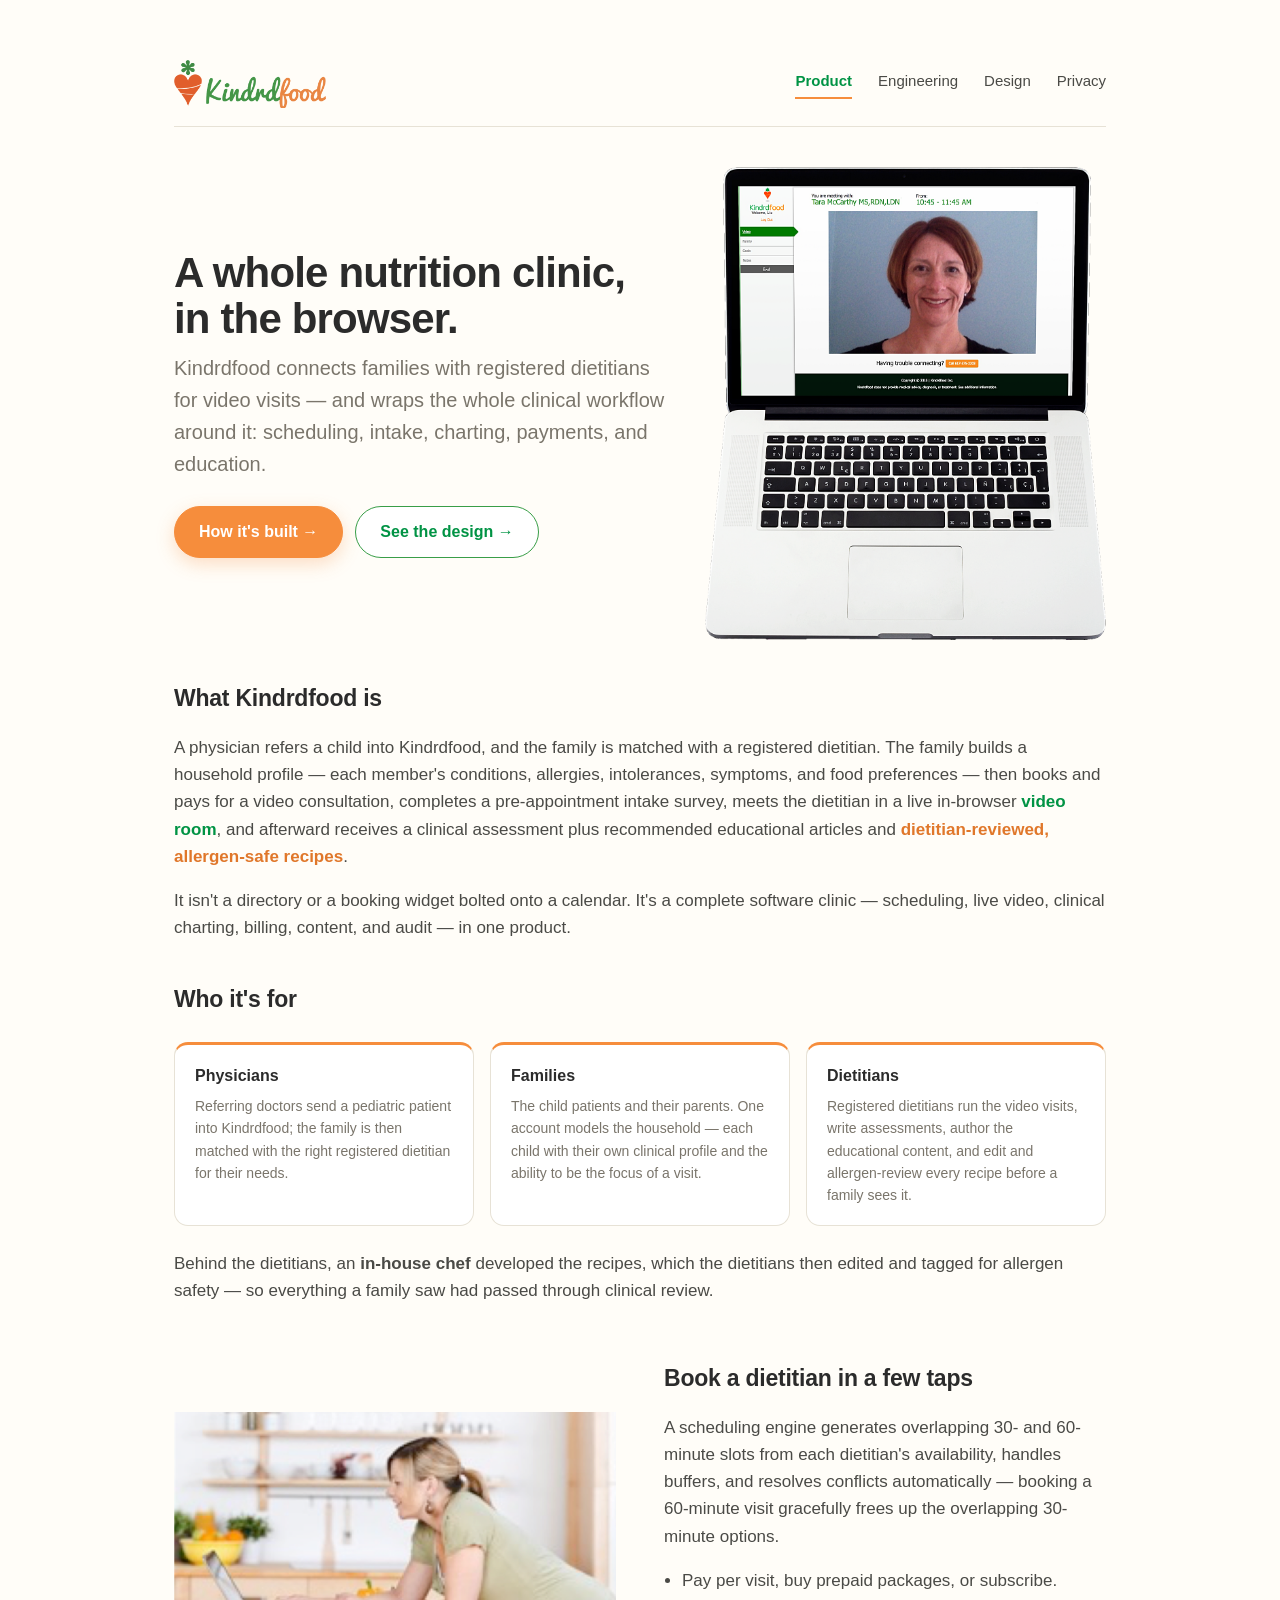
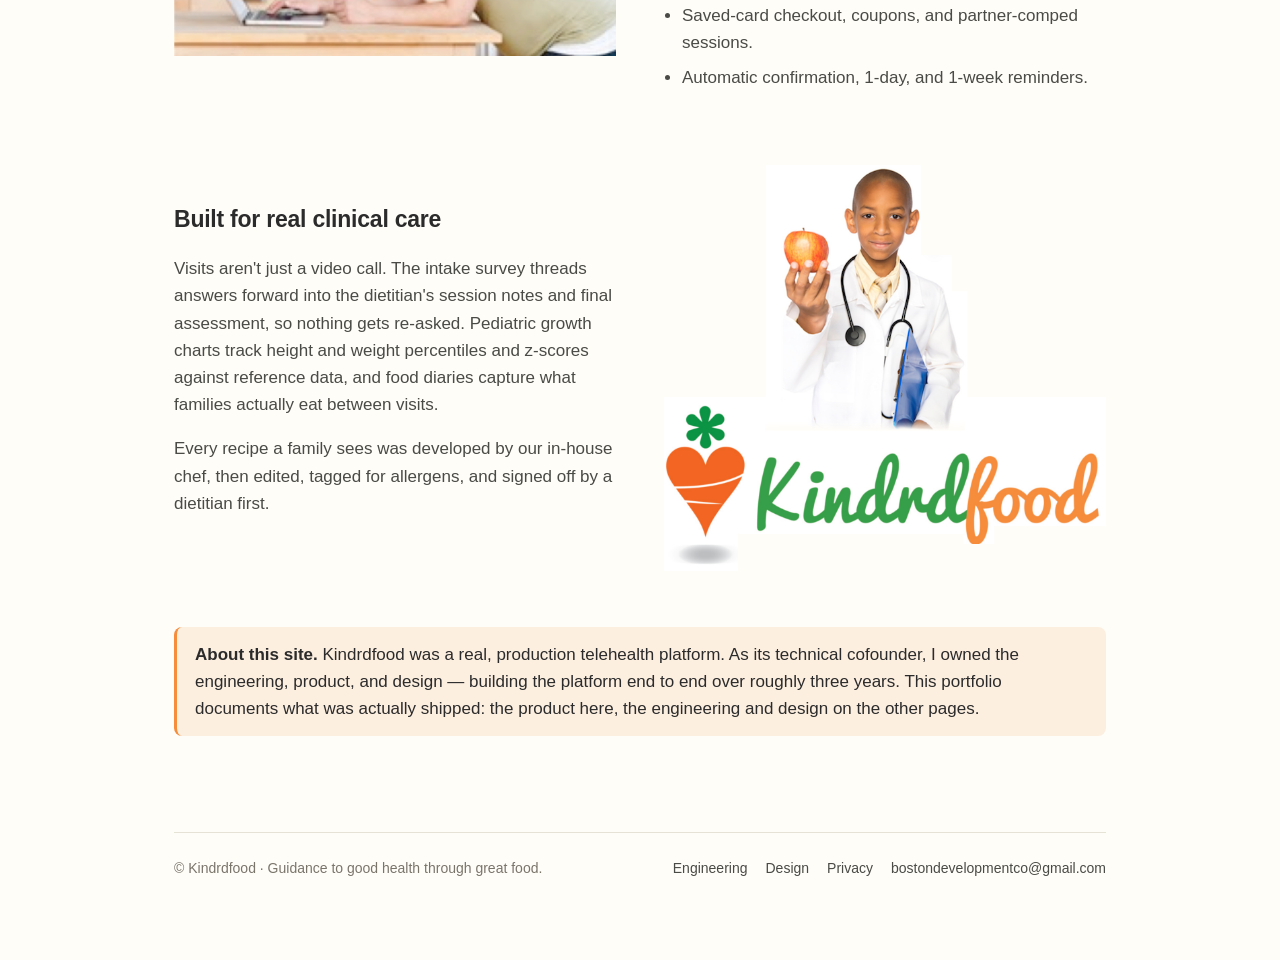
<file: index.html>
<!doctype html>
<html lang="en">
  <head>
    <meta charset="utf-8" />
    <meta name="viewport" content="width=device-width, initial-scale=1" />
    <title>Kindrdfood — telehealth nutrition care for families</title>
    <meta
      name="description"
      content="Kindrdfood is a video-first telehealth nutrition platform connecting families with registered dietitians — scheduling, live video visits, clinical charting, payments, and dietitian-reviewed recipes. Built by its technical cofounder."
    />
    <link rel="icon" type="image/jpeg" href="assets/favicon.jpg" />
    <link rel="apple-touch-icon" href="assets/favicon.jpg" />
    <meta name="theme-color" content="#F68D3C" />
    <link rel="stylesheet" href="styles.css" />
  </head>
  <body>
    <main class="page wide">
      <nav class="site-nav" aria-label="Primary">
        <a class="nav-brand" href="index.html" aria-label="Kindrdfood home">
          <img src="assets/kindrdfood-logo-nav.png" alt="Kindrdfood" />
        </a>
        <div class="nav-links">
          <a href="index.html" class="active">Product</a>
          <a href="engineering.html">Engineering</a>
          <a href="design.html">Design</a>
          <a href="privacy.html">Privacy</a>
        </div>
      </nav>

      <header class="hero">
        <div class="hero-grid">
          <div class="hero-copy">
            <h1>A whole nutrition clinic, in the browser.</h1>
            <p class="lede">
              Kindrdfood connects families with registered dietitians for video
              visits — and wraps the whole clinical workflow around it:
              scheduling, intake, charting, payments, and education.
            </p>
            <div class="cta-row">
              <a class="btn" href="engineering.html">How it's built →</a>
              <a class="btn btn-secondary" href="design.html">See the design →</a>
            </div>
          </div>
          <div class="hero-visual">
            <div class="screenshot">
              <img src="assets/screen-video-room.png"
                   alt="The live Kindrdfood video consultation room — a family meeting their registered dietitian, Tara McCarthy, MS, RD, LDN, in the browser." />
            </div>
          </div>
        </div>
      </header>

      <!-- What it is ----------------------------------------------------- -->
      <section>
        <h2>What Kindrdfood is</h2>
        <p>
          A physician refers a child into Kindrdfood, and the family is matched
          with a registered dietitian. The family builds a household profile —
          each member's conditions, allergies, intolerances, symptoms, and food
          preferences — then books and pays for a video consultation, completes
          a pre-appointment intake survey, meets the dietitian in a live
          in-browser <span class="accent-g">video room</span>, and afterward
          receives a clinical assessment plus recommended educational articles
          and <span class="accent-o">dietitian-reviewed, allergen-safe
          recipes</span>.
        </p>
        <p>
          It isn't a directory or a booking widget bolted onto a calendar. It's
          a complete software clinic — scheduling, live video, clinical
          charting, billing, content, and audit — in one product.
        </p>
      </section>

      <!-- Who it's for --------------------------------------------------- -->
      <section>
        <h2>Who it's for</h2>
        <div class="persona-grid">
          <div class="persona">
            <h3>Physicians</h3>
            <p>Referring doctors send a pediatric patient into Kindrdfood; the family is then matched with the right registered dietitian for their needs.</p>
          </div>
          <div class="persona">
            <h3>Families</h3>
            <p>The child patients and their parents. One account models the household — each child with their own clinical profile and the ability to be the focus of a visit.</p>
          </div>
          <div class="persona">
            <h3>Dietitians</h3>
            <p>Registered dietitians run the video visits, write assessments, author the educational content, and edit and allergen-review every recipe before a family sees it.</p>
          </div>
        </div>
        <p>
          Behind the dietitians, an <strong>in-house chef</strong> developed the
          recipes, which the dietitians then edited and tagged for allergen
          safety — so everything a family saw had passed through clinical
          review.
        </p>
      </section>

      <!-- Capabilities (feature rows) ------------------------------------ -->
      <section class="feature-row">
        <div class="feature-shot">
          <div class="screenshot">
            <img src="assets/illus-computer-kitchen.png"
                 alt="Kindrdfood on a laptop in the kitchen — booking a dietitian video visit from home." />
          </div>
        </div>
        <div class="feature-copy">
          <h2>Book a dietitian in a few taps</h2>
          <p>
            A scheduling engine generates overlapping 30- and 60-minute slots
            from each dietitian's availability, handles buffers, and resolves
            conflicts automatically — booking a 60-minute visit gracefully
            frees up the overlapping 30-minute options.
          </p>
          <ul>
            <li>Pay per visit, buy prepaid packages, or subscribe.</li>
            <li>Saved-card checkout, coupons, and partner-comped sessions.</li>
            <li>Automatic confirmation, 1-day, and 1-week reminders.</li>
          </ul>
        </div>
      </section>

      <section class="feature-row reverse">
        <div class="feature-shot">
          <div class="screenshot">
            <img src="assets/illus-kid-doctor.png"
                 alt="A child in a lab coat holding an apple, beside the Kindrdfood logo — pediatric nutrition care." />
          </div>
        </div>
        <div class="feature-copy">
          <h2>Built for real clinical care</h2>
          <p>
            Visits aren't just a video call. The intake survey threads answers
            forward into the dietitian's session notes and final assessment, so
            nothing gets re-asked. Pediatric growth charts track height and
            weight percentiles and z-scores against reference data, and food
            diaries capture what families actually eat between visits.
          </p>
          <p>
            Every recipe a family sees was developed by our in-house chef, then
            edited, tagged for allergens, and signed off by a dietitian first.
          </p>
        </div>
      </section>

      <!-- Honest framing ------------------------------------------------- -->
      <section class="callout">
        <p>
          <strong>About this site.</strong> Kindrdfood was a real, production
          telehealth platform. As its technical cofounder, I owned the
          engineering, product, and design — building the platform end to end
          over roughly three years. This portfolio documents what was actually
          shipped: the product here, the engineering and design on the other
          pages.
        </p>
      </section>

      <footer class="site-footer">
        <p>© Kindrdfood · Guidance to good health through great food.</p>
        <div class="footer-links">
          <a href="engineering.html">Engineering</a>
          <a href="design.html">Design</a>
          <a href="privacy.html">Privacy</a>
          <a href="mailto:bostondevelopmentco@gmail.com">bostondevelopmentco@gmail.com</a>
        </div>
      </footer>
    </main>
  </body>
</html>
</file>
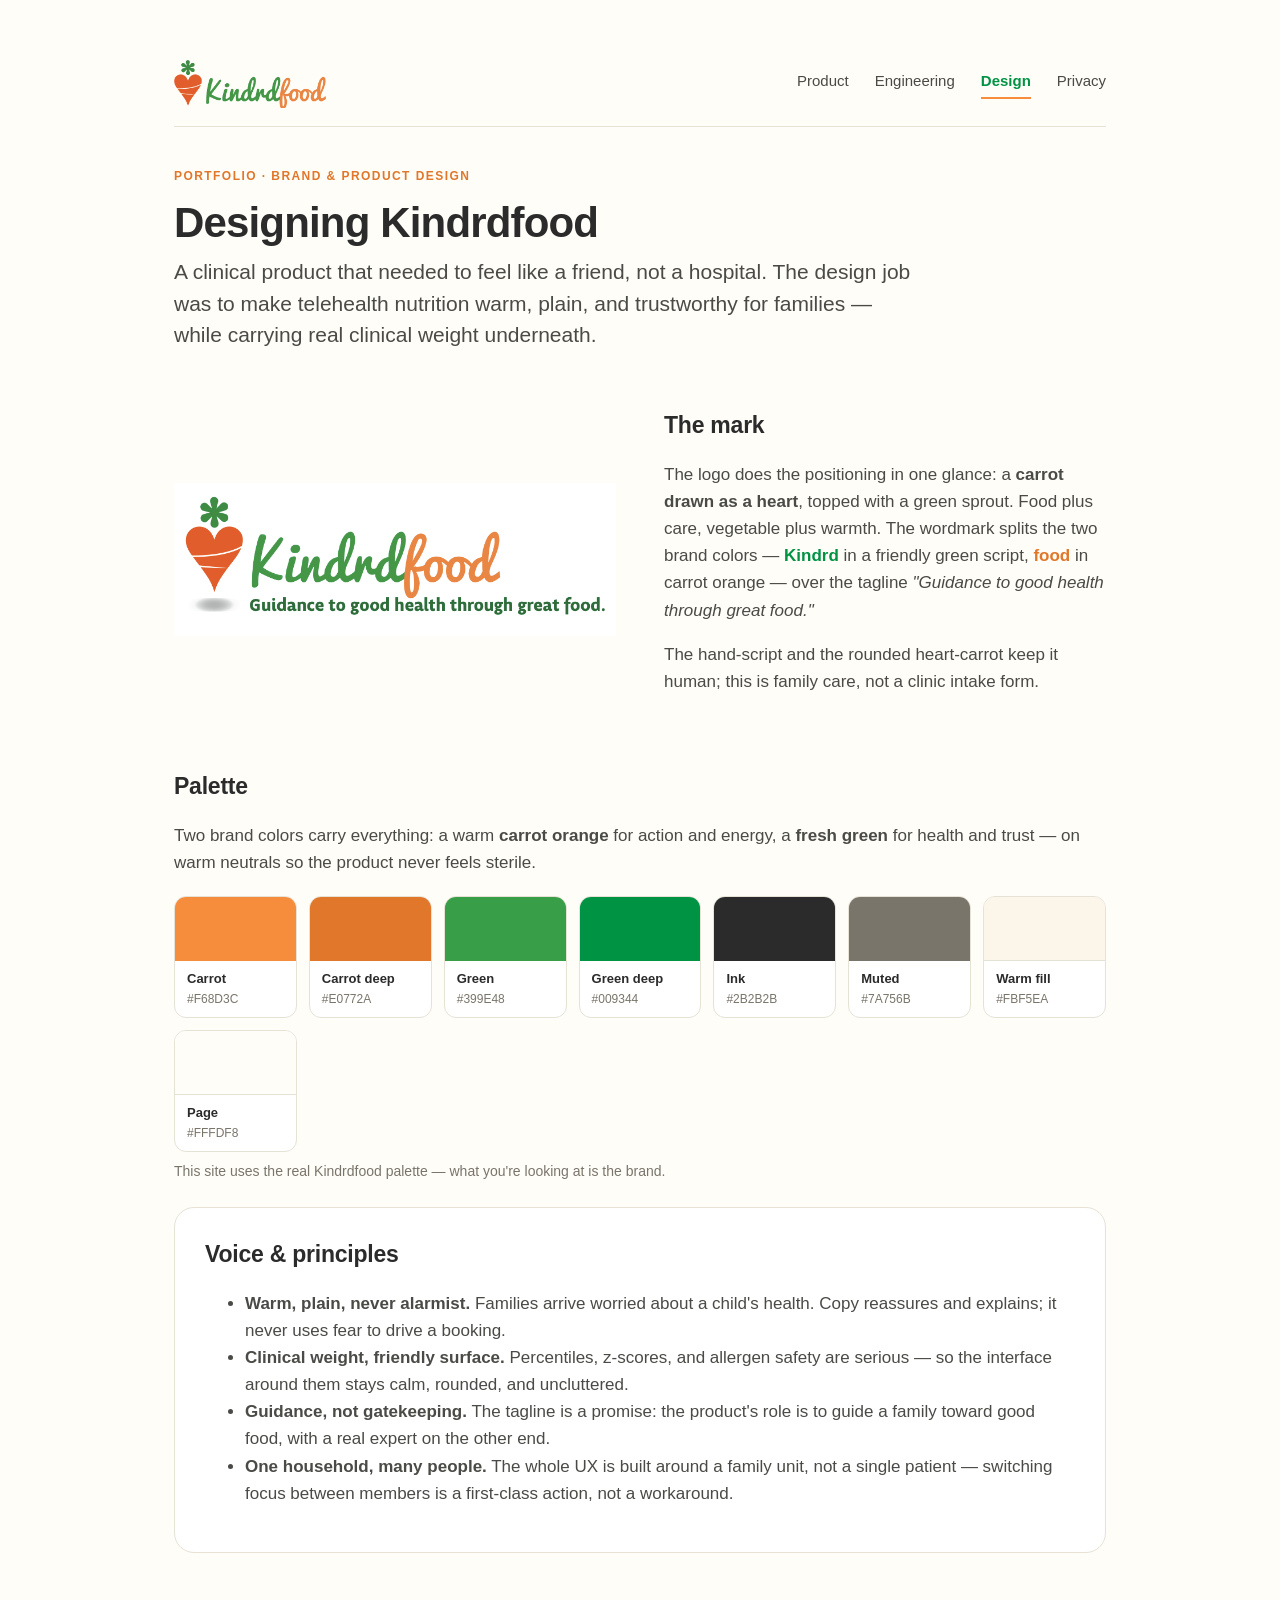
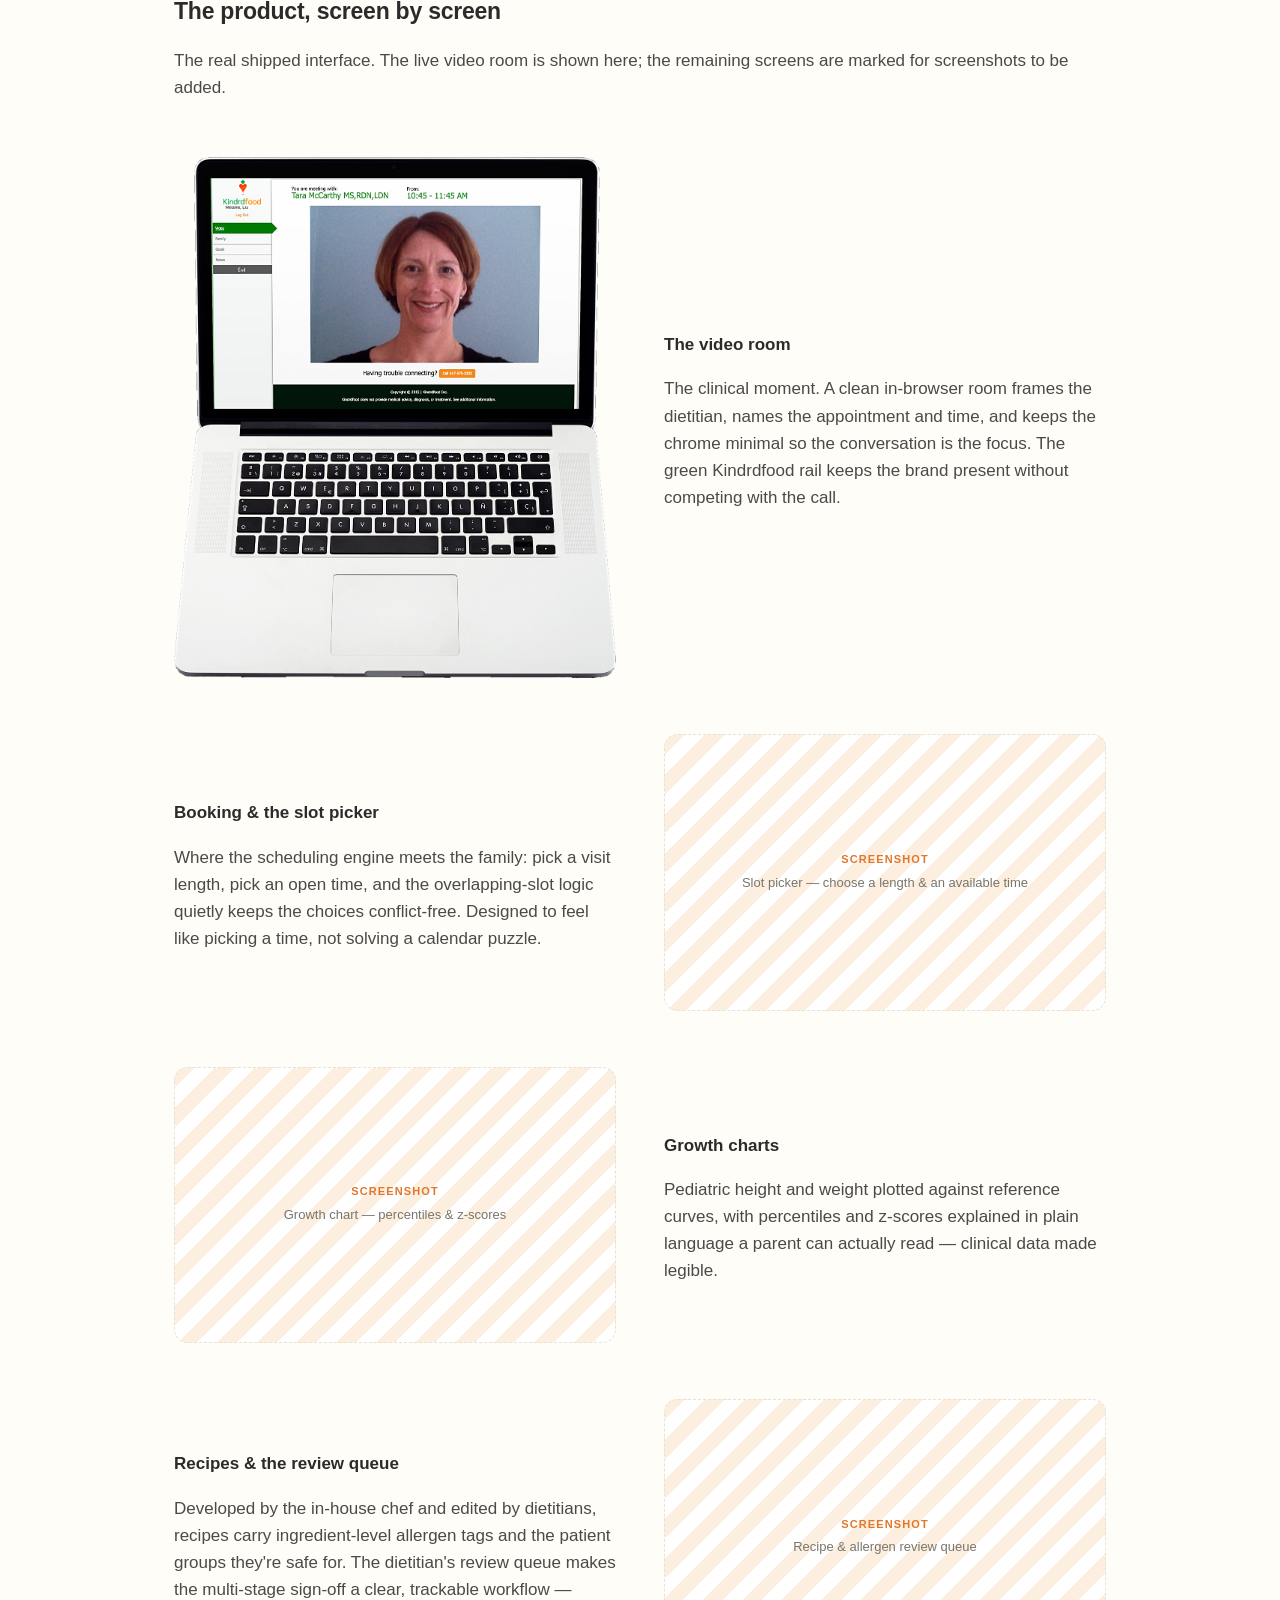
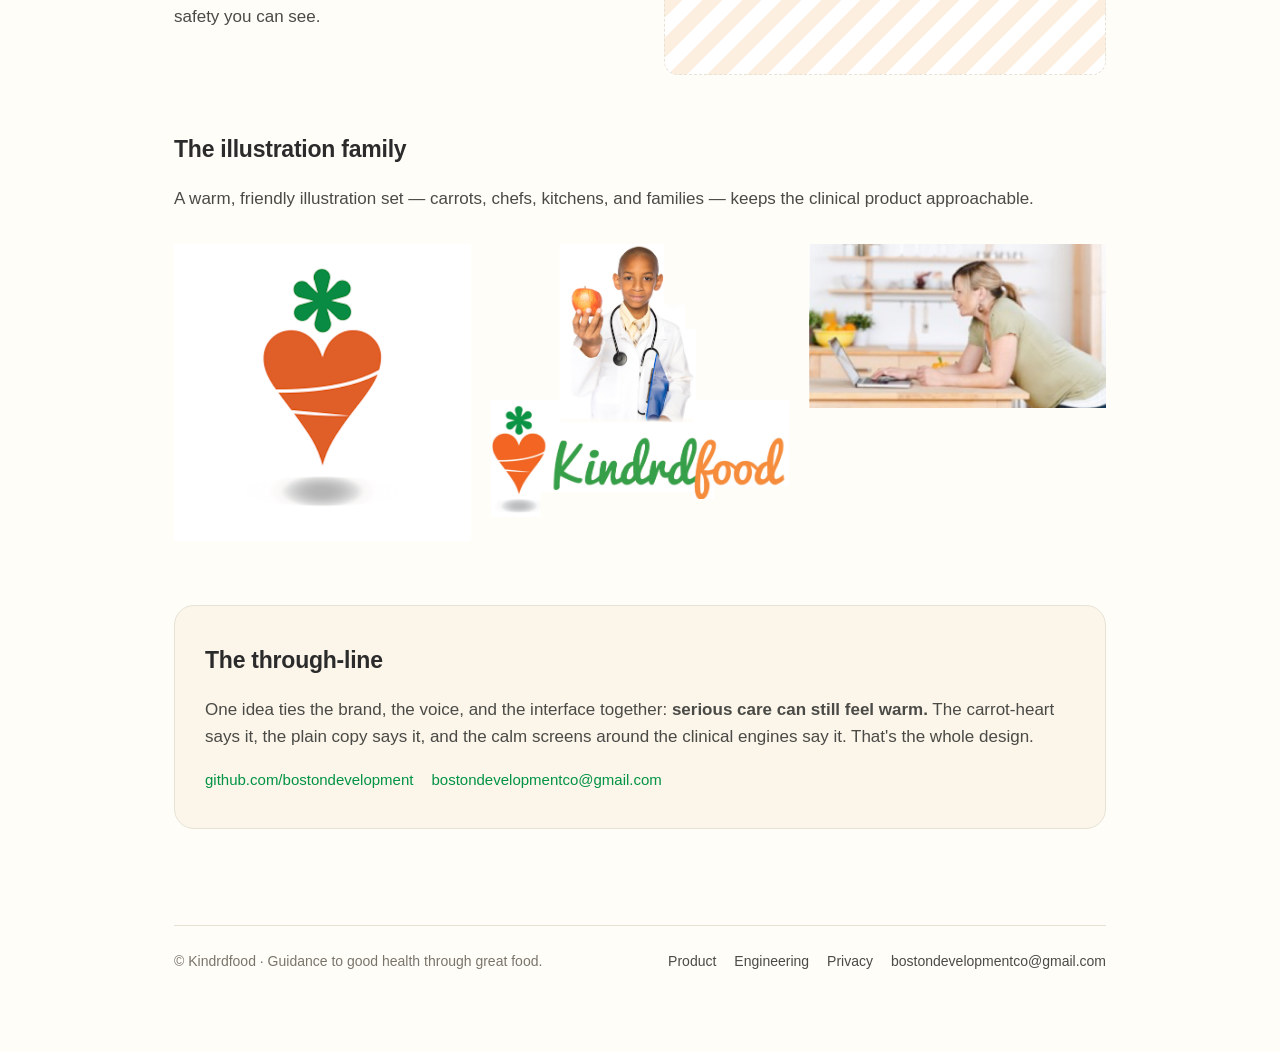
<file: design.html>
<!doctype html>
<html lang="en">
  <head>
    <meta charset="utf-8" />
    <meta name="viewport" content="width=device-width, initial-scale=1" />
    <title>Designing Kindrdfood — brand &amp; product design</title>
    <meta
      name="description"
      content="The design of Kindrdfood: a warm carrot-and-green brand for family nutrition, the logo and voice, the product UX from booking to the video room, and the design principles behind a clinical product that still feels friendly."
    />
    <link rel="icon" type="image/jpeg" href="assets/favicon.jpg" />
    <link rel="apple-touch-icon" href="assets/favicon.jpg" />
    <meta name="theme-color" content="#F68D3C" />
    <link rel="stylesheet" href="styles.css" />
  </head>
  <body>
    <main class="page wide">
      <nav class="site-nav" aria-label="Primary">
        <a class="nav-brand" href="index.html" aria-label="Kindrdfood home">
          <img src="assets/kindrdfood-logo-nav.png" alt="Kindrdfood" />
        </a>
        <div class="nav-links">
          <a href="index.html">Product</a>
          <a href="engineering.html">Engineering</a>
          <a href="design.html" class="active">Design</a>
          <a href="privacy.html">Privacy</a>
        </div>
      </nav>

      <header>
        <p class="kicker">Portfolio · Brand &amp; product design</p>
        <h1>Designing Kindrdfood</h1>
        <p class="page-lede">
          A clinical product that needed to feel like a friend, not a hospital.
          The design job was to make telehealth nutrition warm, plain, and
          trustworthy for families — while carrying real clinical weight
          underneath.
        </p>
      </header>

      <!-- The brand mark ------------------------------------------------- -->
      <section class="feature-row">
        <div class="feature-shot">
          <div class="screenshot">
            <img src="assets/kindrdfood-logo.png"
                 alt="The Kindrdfood logo: a carrot-shaped heart with a green sprout, beside the wordmark — 'Kindrd' in green script, 'food' in orange." />
          </div>
        </div>
        <div class="feature-copy">
          <h2>The mark</h2>
          <p>
            The logo does the positioning in one glance: a <strong>carrot
            drawn as a heart</strong>, topped with a green sprout. Food plus
            care, vegetable plus warmth. The wordmark splits the two brand
            colors — <span class="accent-g">Kindrd</span> in a friendly green
            script, <span class="accent-o">food</span> in carrot orange — over
            the tagline <em>"Guidance to good health through great food."</em>
          </p>
          <p>
            The hand-script and the rounded heart-carrot keep it human; this is
            family care, not a clinic intake form.
          </p>
        </div>
      </section>

      <!-- Palette -------------------------------------------------------- -->
      <section>
        <h2>Palette</h2>
        <p>
          Two brand colors carry everything: a warm <strong>carrot
          orange</strong> for action and energy, a <strong>fresh green</strong>
          for health and trust — on warm neutrals so the product never feels
          sterile.
        </p>
        <div class="swatch-grid">
          <div class="swatch">
            <div class="chip" style="background:#F68D3C"></div>
            <div class="label"><b>Carrot</b><span>#F68D3C</span></div>
          </div>
          <div class="swatch">
            <div class="chip" style="background:#E0772A"></div>
            <div class="label"><b>Carrot deep</b><span>#E0772A</span></div>
          </div>
          <div class="swatch">
            <div class="chip" style="background:#399E48"></div>
            <div class="label"><b>Green</b><span>#399E48</span></div>
          </div>
          <div class="swatch">
            <div class="chip" style="background:#009344"></div>
            <div class="label"><b>Green deep</b><span>#009344</span></div>
          </div>
          <div class="swatch">
            <div class="chip" style="background:#2B2B2B"></div>
            <div class="label"><b>Ink</b><span>#2B2B2B</span></div>
          </div>
          <div class="swatch">
            <div class="chip" style="background:#7A756B"></div>
            <div class="label"><b>Muted</b><span>#7A756B</span></div>
          </div>
          <div class="swatch">
            <div class="chip" style="background:#FBF5EA;border-bottom:1px solid #E7E2D6"></div>
            <div class="label"><b>Warm fill</b><span>#FBF5EA</span></div>
          </div>
          <div class="swatch">
            <div class="chip" style="background:#FFFDF8;border-bottom:1px solid #E7E2D6"></div>
            <div class="label"><b>Page</b><span>#FFFDF8</span></div>
          </div>
        </div>
        <p class="meta">
          This site uses the real Kindrdfood palette — what you're looking at is
          the brand.
        </p>
      </section>

      <!-- Voice ---------------------------------------------------------- -->
      <section class="card">
        <h2>Voice &amp; principles</h2>
        <ul>
          <li><strong>Warm, plain, never alarmist.</strong> Families arrive worried about a child's health. Copy reassures and explains; it never uses fear to drive a booking.</li>
          <li><strong>Clinical weight, friendly surface.</strong> Percentiles, z-scores, and allergen safety are serious — so the interface around them stays calm, rounded, and uncluttered.</li>
          <li><strong>Guidance, not gatekeeping.</strong> The tagline is a promise: the product's role is to guide a family toward good food, with a real expert on the other end.</li>
          <li><strong>One household, many people.</strong> The whole UX is built around a family unit, not a single patient — switching focus between members is a first-class action, not a workaround.</li>
        </ul>
      </section>

      <!-- The product UX ------------------------------------------------- -->
      <section>
        <h2>The product, screen by screen</h2>
        <p>
          The real shipped interface. The live video room is shown here; the
          remaining screens are marked for screenshots to be added.
        </p>

        <div class="feature-row">
          <div class="feature-shot">
            <div class="screenshot">
              <img src="assets/screen-video-room.png"
                   alt="The Kindrdfood video consultation room: the family meets their dietitian in-browser, with the green Kindrdfood sidebar and appointment details." />
            </div>
          </div>
          <div class="feature-copy">
            <h3>The video room</h3>
            <p>
              The clinical moment. A clean in-browser room frames the dietitian,
              names the appointment and time, and keeps the chrome minimal so
              the conversation is the focus. The green Kindrdfood rail keeps the
              brand present without competing with the call.
            </p>
          </div>
        </div>

        <div class="feature-row reverse">
          <div class="feature-shot">
            <div class="placeholder ar-wide">
              <span class="ph-tag">Screenshot</span>
              <span>Slot picker — choose a length &amp; an available time</span>
            </div>
          </div>
          <div class="feature-copy">
            <h3>Booking &amp; the slot picker</h3>
            <p>
              Where the scheduling engine meets the family: pick a visit length,
              pick an open time, and the overlapping-slot logic quietly keeps
              the choices conflict-free. Designed to feel like picking a time,
              not solving a calendar puzzle.
            </p>
          </div>
        </div>

        <div class="feature-row">
          <div class="feature-shot">
            <div class="placeholder ar-wide">
              <span class="ph-tag">Screenshot</span>
              <span>Growth chart — percentiles &amp; z-scores</span>
            </div>
          </div>
          <div class="feature-copy">
            <h3>Growth charts</h3>
            <p>
              Pediatric height and weight plotted against reference curves, with
              percentiles and z-scores explained in plain language a parent can
              actually read — clinical data made legible.
            </p>
          </div>
        </div>

        <div class="feature-row reverse">
          <div class="feature-shot">
            <div class="placeholder ar-wide">
              <span class="ph-tag">Screenshot</span>
              <span>Recipe &amp; allergen review queue</span>
            </div>
          </div>
          <div class="feature-copy">
            <h3>Recipes &amp; the review queue</h3>
            <p>
              Developed by the in-house chef and edited by dietitians, recipes
              carry ingredient-level allergen tags and the patient groups
              they're safe for. The dietitian's review queue makes the
              multi-stage sign-off a clear, trackable workflow — safety you can
              see.
            </p>
          </div>
        </div>
      </section>

      <!-- Asset family --------------------------------------------------- -->
      <section>
        <h2>The illustration family</h2>
        <p>
          A warm, friendly illustration set — carrots, chefs, kitchens, and
          families — keeps the clinical product approachable.
        </p>
        <div class="screenshot-strip">
          <div class="screenshot">
            <img src="assets/carrot-mark.png" alt="The Kindrdfood carrot-heart-sprout mark." />
          </div>
          <div class="screenshot">
            <img src="assets/illus-kid-doctor.png" alt="A child in a lab coat holding an apple, with the Kindrdfood logo." />
          </div>
          <div class="screenshot">
            <img src="assets/illus-computer-kitchen.png" alt="Kindrdfood open on a laptop in a kitchen setting." />
          </div>
        </div>
      </section>

      <!-- Closing -------------------------------------------------------- -->
      <section class="closing">
        <h2>The through-line</h2>
        <p>
          One idea ties the brand, the voice, and the interface together:
          <strong>serious care can still feel warm.</strong> The carrot-heart
          says it, the plain copy says it, and the calm screens around the
          clinical engines say it. That's the whole design.
        </p>
        <div class="contact-row">
          <a href="https://github.com/bostondevelopment/">github.com/bostondevelopment</a>
          <a href="mailto:bostondevelopmentco@gmail.com">bostondevelopmentco@gmail.com</a>
        </div>
      </section>

      <footer class="site-footer">
        <p>© Kindrdfood · Guidance to good health through great food.</p>
        <div class="footer-links">
          <a href="index.html">Product</a>
          <a href="engineering.html">Engineering</a>
          <a href="privacy.html">Privacy</a>
          <a href="mailto:bostondevelopmentco@gmail.com">bostondevelopmentco@gmail.com</a>
        </div>
      </footer>
    </main>
  </body>
</html>
</file>
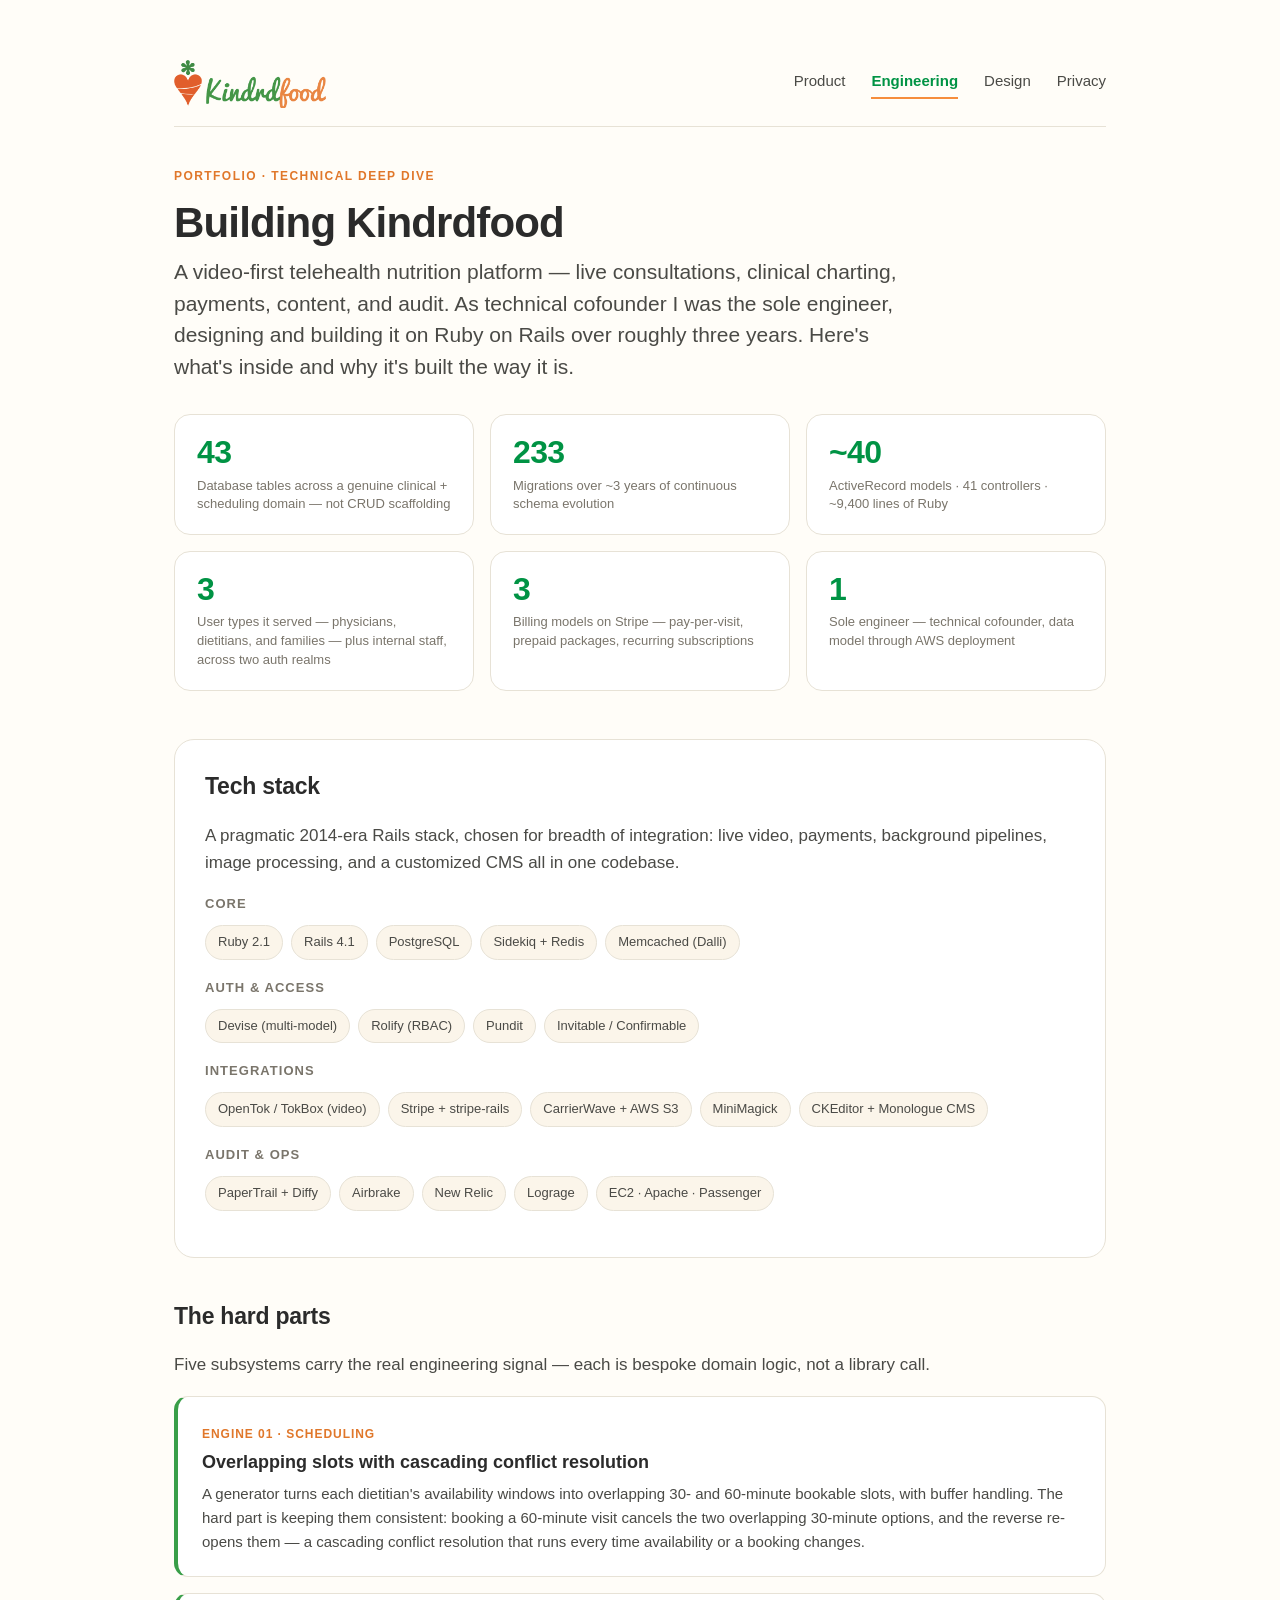
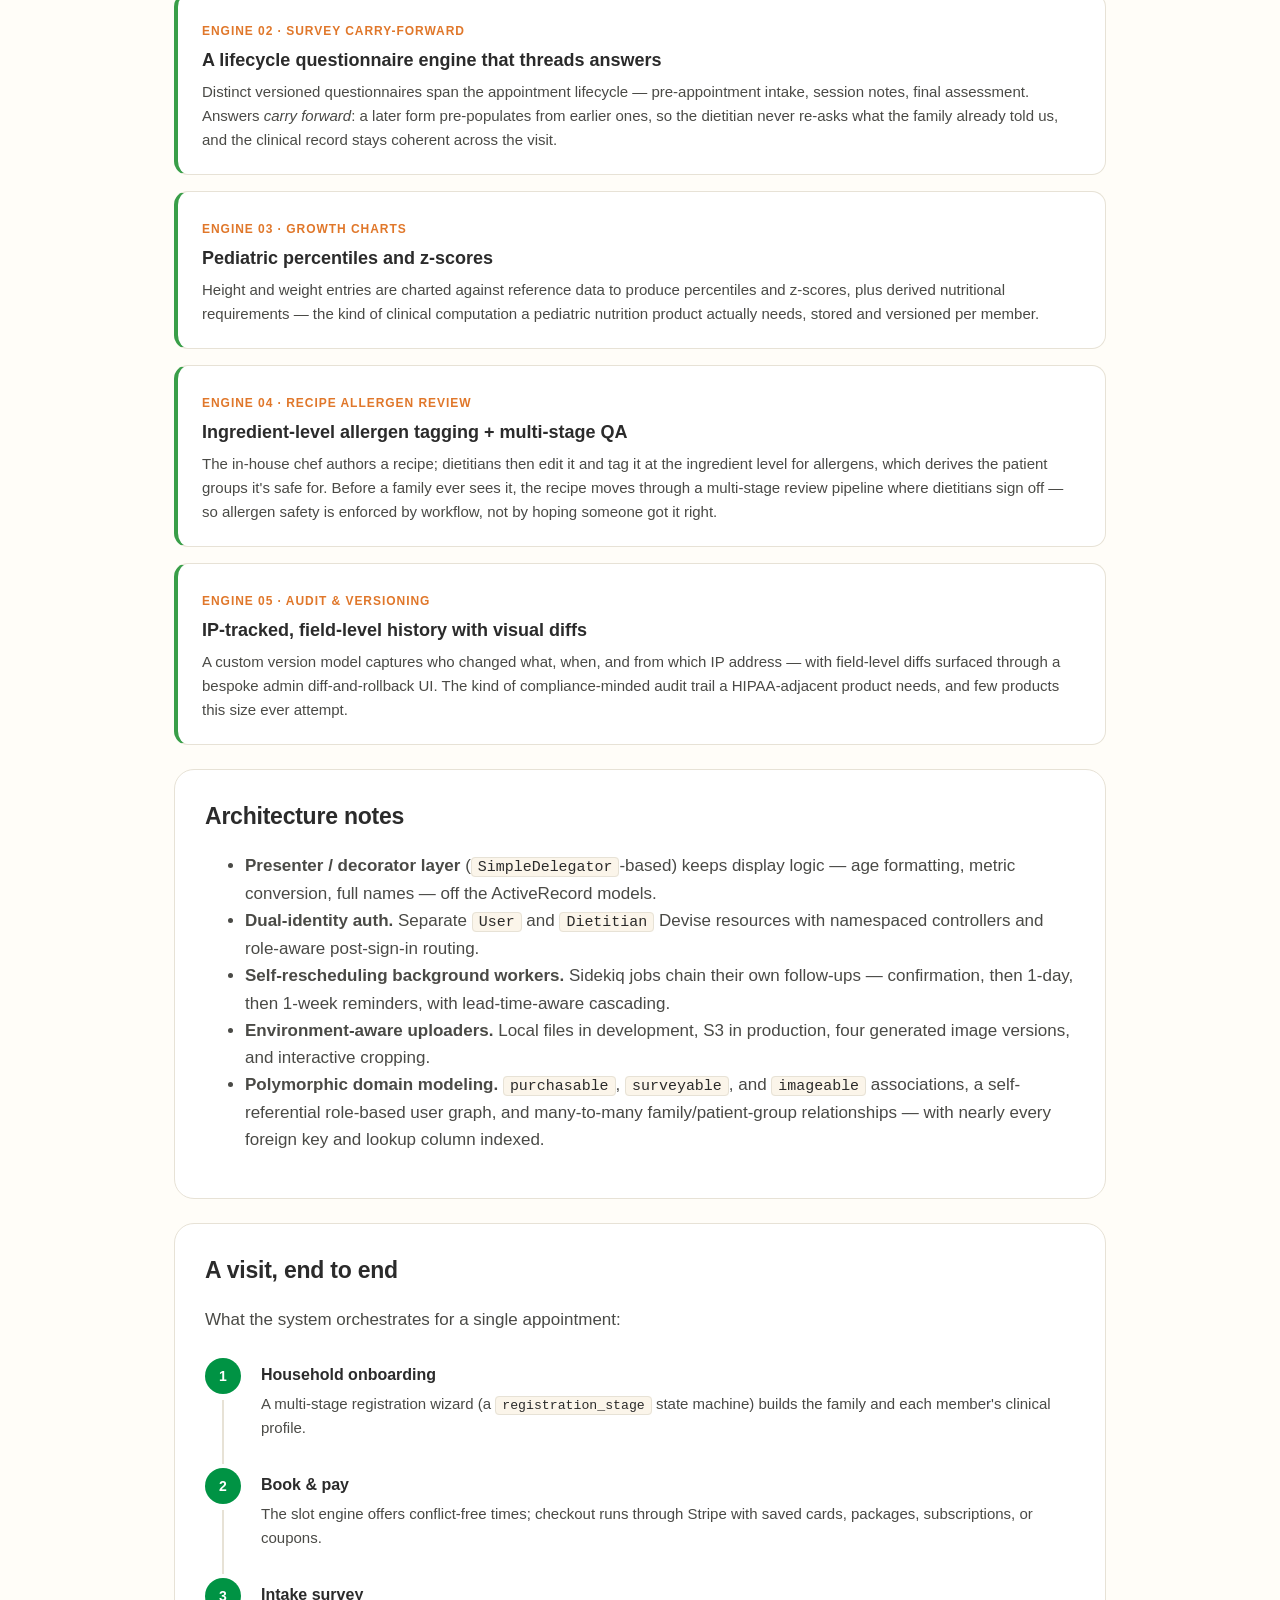
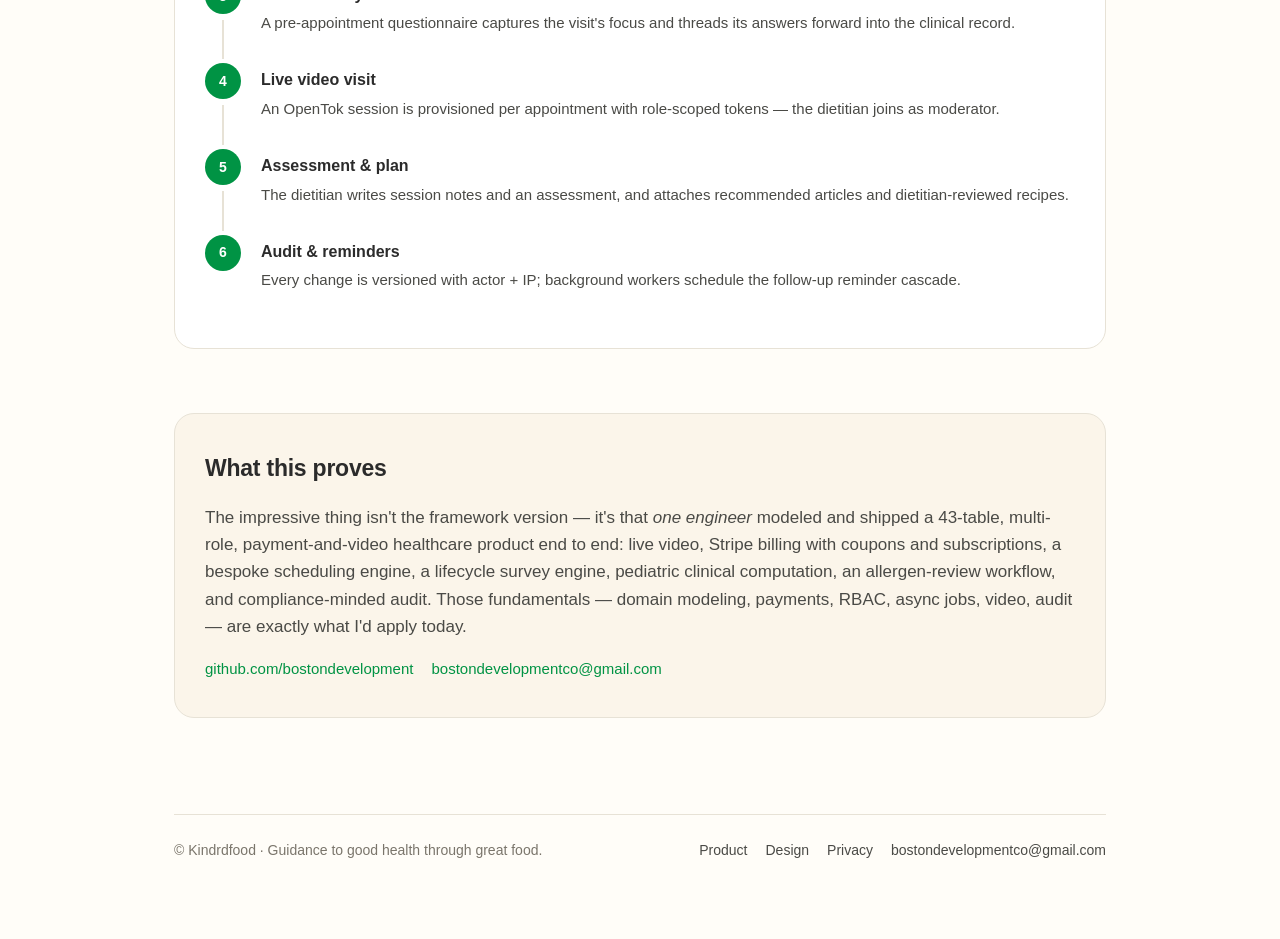
<file: engineering.html>
<!doctype html>
<html lang="en">
  <head>
    <meta charset="utf-8" />
    <meta name="viewport" content="width=device-width, initial-scale=1" />
    <title>Building Kindrdfood — engineering deep dive</title>
    <meta
      name="description"
      content="How Kindrdfood was built: a 43-table telehealth platform on Rails — live video, Stripe billing, a custom scheduling engine, a lifecycle survey engine, growth-chart z-scores, a recipe allergen-review pipeline, and IP-tracked audit versioning. Built by the platform's technical cofounder."
    />
    <link rel="icon" type="image/jpeg" href="assets/favicon.jpg" />
    <link rel="apple-touch-icon" href="assets/favicon.jpg" />
    <meta name="theme-color" content="#F68D3C" />
    <link rel="stylesheet" href="styles.css" />
  </head>
  <body>
    <main class="page wide">
      <nav class="site-nav" aria-label="Primary">
        <a class="nav-brand" href="index.html" aria-label="Kindrdfood home">
          <img src="assets/kindrdfood-logo-nav.png" alt="Kindrdfood" />
        </a>
        <div class="nav-links">
          <a href="index.html">Product</a>
          <a href="engineering.html" class="active">Engineering</a>
          <a href="design.html">Design</a>
          <a href="privacy.html">Privacy</a>
        </div>
      </nav>

      <header>
        <p class="kicker">Portfolio · Technical deep dive</p>
        <h1>Building Kindrdfood</h1>
        <p class="page-lede">
          A video-first telehealth nutrition platform — live consultations,
          clinical charting, payments, content, and audit. As technical
          cofounder I was the sole engineer, designing and building it on Ruby
          on Rails over roughly three years. Here's what's inside and why it's
          built the way it is.
        </p>
      </header>

      <!-- Stat grid ------------------------------------------------------ -->
      <section>
        <div class="stat-grid">
          <div class="stat">
            <span class="stat-num">43</span>
            <span class="stat-label">Database tables across a genuine clinical + scheduling domain — not CRUD scaffolding</span>
          </div>
          <div class="stat">
            <span class="stat-num">233</span>
            <span class="stat-label">Migrations over ~3 years of continuous schema evolution</span>
          </div>
          <div class="stat">
            <span class="stat-num">~40</span>
            <span class="stat-label">ActiveRecord models · 41 controllers · ~9,400 lines of Ruby</span>
          </div>
          <div class="stat">
            <span class="stat-num">3</span>
            <span class="stat-label">User types it served — physicians, dietitians, and families — plus internal staff, across two auth realms</span>
          </div>
          <div class="stat">
            <span class="stat-num">3</span>
            <span class="stat-label">Billing models on Stripe — pay-per-visit, prepaid packages, recurring subscriptions</span>
          </div>
          <div class="stat">
            <span class="stat-num">1</span>
            <span class="stat-label">Sole engineer — technical cofounder, data model through AWS deployment</span>
          </div>
        </div>
      </section>

      <!-- Tech stack ----------------------------------------------------- -->
      <section class="card">
        <h2>Tech stack</h2>
        <p>
          A pragmatic 2014-era Rails stack, chosen for breadth of integration:
          live video, payments, background pipelines, image processing, and a
          customized CMS all in one codebase.
        </p>

        <div class="stack-group">
          <h3>Core</h3>
          <div class="tech-tags">
            <span class="tech-tag">Ruby 2.1</span>
            <span class="tech-tag">Rails 4.1</span>
            <span class="tech-tag">PostgreSQL</span>
            <span class="tech-tag">Sidekiq + Redis</span>
            <span class="tech-tag">Memcached (Dalli)</span>
          </div>
        </div>
        <div class="stack-group">
          <h3>Auth &amp; access</h3>
          <div class="tech-tags">
            <span class="tech-tag">Devise (multi-model)</span>
            <span class="tech-tag">Rolify (RBAC)</span>
            <span class="tech-tag">Pundit</span>
            <span class="tech-tag">Invitable / Confirmable</span>
          </div>
        </div>
        <div class="stack-group">
          <h3>Integrations</h3>
          <div class="tech-tags">
            <span class="tech-tag">OpenTok / TokBox (video)</span>
            <span class="tech-tag">Stripe + stripe-rails</span>
            <span class="tech-tag">CarrierWave + AWS S3</span>
            <span class="tech-tag">MiniMagick</span>
            <span class="tech-tag">CKEditor + Monologue CMS</span>
          </div>
        </div>
        <div class="stack-group">
          <h3>Audit &amp; ops</h3>
          <div class="tech-tags">
            <span class="tech-tag">PaperTrail + Diffy</span>
            <span class="tech-tag">Airbrake</span>
            <span class="tech-tag">New Relic</span>
            <span class="tech-tag">Lograge</span>
            <span class="tech-tag">EC2 · Apache · Passenger</span>
          </div>
        </div>
      </section>

      <!-- The hard parts ------------------------------------------------- -->
      <section>
        <h2>The hard parts</h2>
        <p>
          Five subsystems carry the real engineering signal — each is bespoke
          domain logic, not a library call.
        </p>

        <div class="engine">
          <span class="engine-num">Engine 01 · Scheduling</span>
          <h3>Overlapping slots with cascading conflict resolution</h3>
          <p>
            A generator turns each dietitian's availability windows into
            overlapping 30- and 60-minute bookable slots, with buffer handling.
            The hard part is keeping them consistent: booking a 60-minute visit
            cancels the two overlapping 30-minute options, and the reverse
            re-opens them — a cascading conflict resolution that runs every
            time availability or a booking changes.
          </p>
        </div>

        <div class="engine">
          <span class="engine-num">Engine 02 · Survey carry-forward</span>
          <h3>A lifecycle questionnaire engine that threads answers</h3>
          <p>
            Distinct versioned questionnaires span the appointment lifecycle —
            pre-appointment intake, session notes, final assessment. Answers
            <em>carry forward</em>: a later form pre-populates from earlier ones,
            so the dietitian never re-asks what the family already told us, and
            the clinical record stays coherent across the visit.
          </p>
        </div>

        <div class="engine">
          <span class="engine-num">Engine 03 · Growth charts</span>
          <h3>Pediatric percentiles and z-scores</h3>
          <p>
            Height and weight entries are charted against reference data to
            produce percentiles and z-scores, plus derived nutritional
            requirements — the kind of clinical computation a pediatric
            nutrition product actually needs, stored and versioned per member.
          </p>
        </div>

        <div class="engine">
          <span class="engine-num">Engine 04 · Recipe allergen review</span>
          <h3>Ingredient-level allergen tagging + multi-stage QA</h3>
          <p>
            The in-house chef authors a recipe; dietitians then edit it and tag
            it at the ingredient level for allergens, which derives the patient
            groups it's safe for. Before a family ever sees it, the recipe moves
            through a multi-stage review pipeline where dietitians sign off — so
            allergen safety is enforced by workflow, not by hoping someone got
            it right.
          </p>
        </div>

        <div class="engine">
          <span class="engine-num">Engine 05 · Audit &amp; versioning</span>
          <h3>IP-tracked, field-level history with visual diffs</h3>
          <p>
            A custom version model captures who changed what, when, and from
            which IP address — with field-level diffs surfaced through a bespoke
            admin diff-and-rollback UI. The kind of compliance-minded audit
            trail a HIPAA-adjacent product needs, and few products this size
            ever attempt.
          </p>
        </div>
      </section>

      <!-- Architecture --------------------------------------------------- -->
      <section class="card">
        <h2>Architecture notes</h2>
        <ul>
          <li>
            <strong>Presenter / decorator layer</strong> (<code>SimpleDelegator</code>-based)
            keeps display logic — age formatting, metric conversion, full names —
            off the ActiveRecord models.
          </li>
          <li>
            <strong>Dual-identity auth.</strong> Separate <code>User</code> and
            <code>Dietitian</code> Devise resources with namespaced controllers
            and role-aware post-sign-in routing.
          </li>
          <li>
            <strong>Self-rescheduling background workers.</strong> Sidekiq jobs
            chain their own follow-ups — confirmation, then 1-day, then 1-week
            reminders, with lead-time-aware cascading.
          </li>
          <li>
            <strong>Environment-aware uploaders.</strong> Local files in
            development, S3 in production, four generated image versions, and
            interactive cropping.
          </li>
          <li>
            <strong>Polymorphic domain modeling.</strong> <code>purchasable</code>,
            <code>surveyable</code>, and <code>imageable</code> associations, a
            self-referential role-based user graph, and many-to-many
            family/patient-group relationships — with nearly every foreign key
            and lookup column indexed.
          </li>
        </ul>
      </section>

      <!-- Lifecycle pipeline -------------------------------------------- -->
      <section class="card">
        <h2>A visit, end to end</h2>
        <p>What the system orchestrates for a single appointment:</p>
        <ol class="pipeline">
          <li class="pipeline-stage">
            <h3>Household onboarding</h3>
            <p>A multi-stage registration wizard (a <code>registration_stage</code> state machine) builds the family and each member's clinical profile.</p>
          </li>
          <li class="pipeline-stage">
            <h3>Book &amp; pay</h3>
            <p>The slot engine offers conflict-free times; checkout runs through Stripe with saved cards, packages, subscriptions, or coupons.</p>
          </li>
          <li class="pipeline-stage">
            <h3>Intake survey</h3>
            <p>A pre-appointment questionnaire captures the visit's focus and threads its answers forward into the clinical record.</p>
          </li>
          <li class="pipeline-stage">
            <h3>Live video visit</h3>
            <p>An OpenTok session is provisioned per appointment with role-scoped tokens — the dietitian joins as moderator.</p>
          </li>
          <li class="pipeline-stage">
            <h3>Assessment &amp; plan</h3>
            <p>The dietitian writes session notes and an assessment, and attaches recommended articles and dietitian-reviewed recipes.</p>
          </li>
          <li class="pipeline-stage">
            <h3>Audit &amp; reminders</h3>
            <p>Every change is versioned with actor + IP; background workers schedule the follow-up reminder cascade.</p>
          </li>
        </ol>
      </section>

      <!-- Closing -------------------------------------------------------- -->
      <section class="closing">
        <h2>What this proves</h2>
        <p>
          The impressive thing isn't the framework version — it's that
          <em>one engineer</em> modeled and shipped a 43-table, multi-role,
          payment-and-video healthcare product end to end: live video, Stripe
          billing with coupons and subscriptions, a bespoke scheduling engine,
          a lifecycle survey engine, pediatric clinical computation, an
          allergen-review workflow, and compliance-minded audit. Those
          fundamentals — domain modeling, payments, RBAC, async jobs, video,
          audit — are exactly what I'd apply today.
        </p>
        <div class="contact-row">
          <a href="https://github.com/bostondevelopment/">github.com/bostondevelopment</a>
          <a href="mailto:bostondevelopmentco@gmail.com">bostondevelopmentco@gmail.com</a>
        </div>
      </section>

      <footer class="site-footer">
        <p>© Kindrdfood · Guidance to good health through great food.</p>
        <div class="footer-links">
          <a href="index.html">Product</a>
          <a href="design.html">Design</a>
          <a href="privacy.html">Privacy</a>
          <a href="mailto:bostondevelopmentco@gmail.com">bostondevelopmentco@gmail.com</a>
        </div>
      </footer>
    </main>
  </body>
</html>
</file>
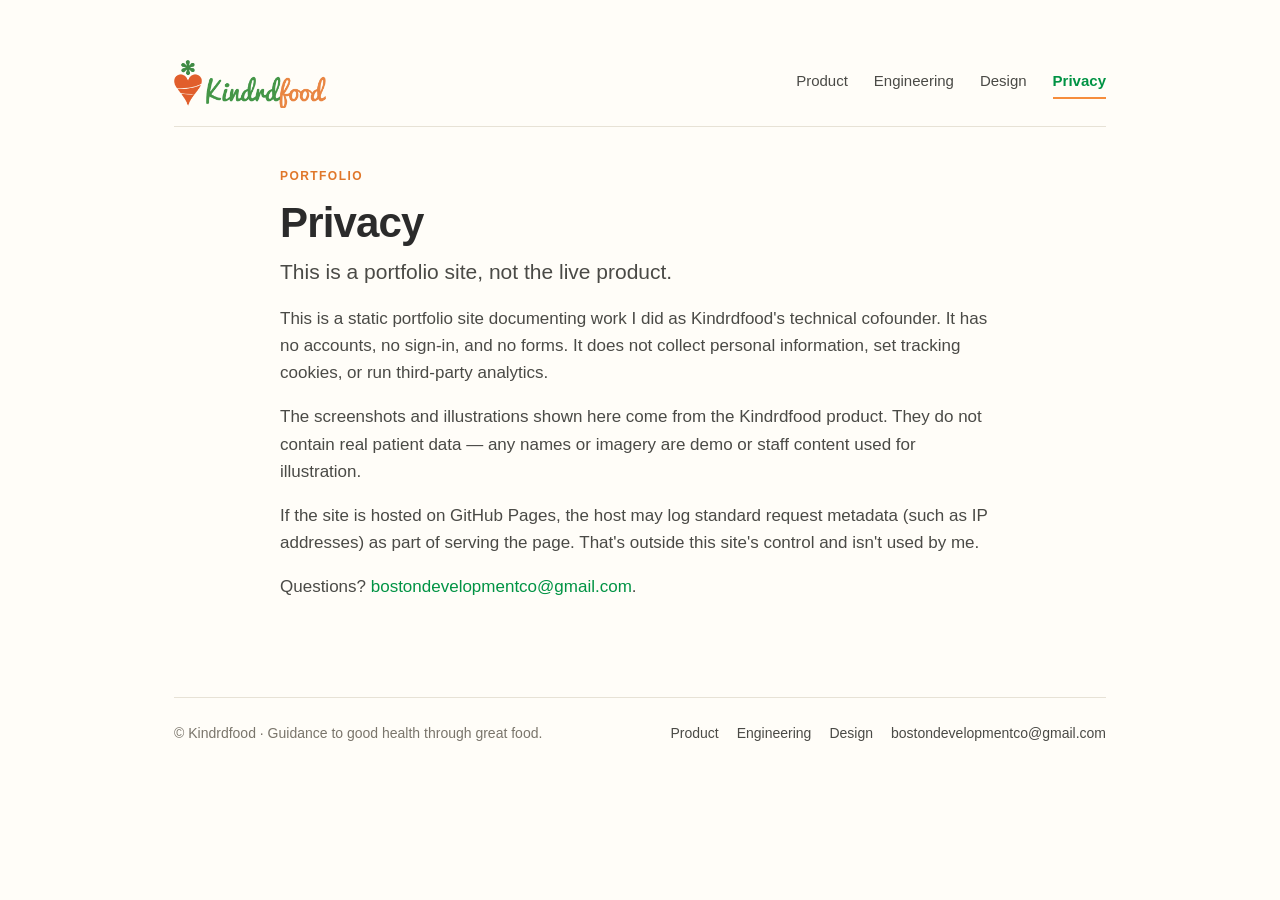
<file: privacy.html>
<!doctype html>
<html lang="en">
  <head>
    <meta charset="utf-8" />
    <meta name="viewport" content="width=device-width, initial-scale=1" />
    <title>Privacy — Kindrdfood</title>
    <meta name="description" content="Privacy note for the Kindrdfood portfolio site." />
    <link rel="icon" type="image/jpeg" href="assets/favicon.jpg" />
    <link rel="apple-touch-icon" href="assets/favicon.jpg" />
    <meta name="theme-color" content="#F68D3C" />
    <link rel="stylesheet" href="styles.css" />
  </head>
  <body>
    <main class="page wide">
      <nav class="site-nav" aria-label="Primary">
        <a class="nav-brand" href="index.html" aria-label="Kindrdfood home">
          <img src="assets/kindrdfood-logo-nav.png" alt="Kindrdfood" />
        </a>
        <div class="nav-links">
          <a href="index.html">Product</a>
          <a href="engineering.html">Engineering</a>
          <a href="design.html">Design</a>
          <a href="privacy.html" class="active">Privacy</a>
        </div>
      </nav>

      <div class="prose">
        <header>
          <p class="kicker">Portfolio</p>
          <h1>Privacy</h1>
          <p class="page-lede">
            This is a portfolio site, not the live product.
          </p>
        </header>

        <section>
          <p>
            This is a static portfolio site documenting work I did as
            Kindrdfood's technical cofounder. It has no accounts, no sign-in,
            and no forms.
            It does not collect personal information, set tracking cookies, or
            run third-party analytics.
          </p>
          <p>
            The screenshots and illustrations shown here come from the
            Kindrdfood product. They do not contain real patient data — any
            names or imagery are demo or staff content used for illustration.
          </p>
          <p>
            If the site is hosted on GitHub Pages, the host may log standard
            request metadata (such as IP addresses) as part of serving the
            page. That's outside this site's control and isn't used by me.
          </p>
          <p>
            Questions? <a href="mailto:bostondevelopmentco@gmail.com">bostondevelopmentco@gmail.com</a>.
          </p>
        </section>
      </div>

      <footer class="site-footer">
        <p>© Kindrdfood · Guidance to good health through great food.</p>
        <div class="footer-links">
          <a href="index.html">Product</a>
          <a href="engineering.html">Engineering</a>
          <a href="design.html">Design</a>
          <a href="mailto:bostondevelopmentco@gmail.com">bostondevelopmentco@gmail.com</a>
        </div>
      </footer>
    </main>
  </body>
</html>
</file>
<file: styles.css>
:root {
  /* Real Kindrdfood brand palette — pulled from the production app's
     stylesheets and logo: carrot orange + two greens, warm neutrals. */
  --ink:       #2B2B2B;   /* text primary (legacy #2b2b2b) */
  --ink-soft:  #4A4A46;   /* slightly softer body copy */
  --muted:     #7A756B;   /* secondary text */
  --rule:      #E7E2D6;   /* warm divider */
  --bg:        #FFFDF8;   /* warm off-white page */
  --surface:   #FFFFFF;   /* card surface */
  --surface-warm: #FBF5EA;/* soft warm fill */

  /* Brand — carrot orange (primary) */
  --carrot:       #F68D3C;
  --carrot-deep:  #E0772A;  /* hover / pressed */
  --carrot-soft:  #FDEFE0;  /* light fills */

  /* Brand — green (Kindrd wordmark + leaf) */
  --green:        #399E48;
  --green-deep:   #009344;
  --green-soft:   #E8F3E7;

  --link: var(--green-deep);
}

* { box-sizing: border-box; }

html, body {
  margin: 0;
  padding: 0;
  background: var(--bg);
  color: var(--ink);
  font-family: -apple-system, BlinkMacSystemFont, "Segoe UI", Roboto,
    "Helvetica Neue", Arial, sans-serif;
  font-size: 17px;
  line-height: 1.6;
  -webkit-font-smoothing: antialiased;
}

.page {
  max-width: 720px;
  margin: 0 auto;
  padding: 48px 24px 80px;
}
.page.wide { max-width: 980px; }

.prose { max-width: 720px; margin: 0 auto; }

h1 {
  font-size: 42px;
  font-weight: 800;
  letter-spacing: -0.02em;
  margin: 0 0 10px;
  color: var(--ink);
  line-height: 1.1;
}
.lede { color: var(--muted); font-size: 20px; margin: 0; }

h2 {
  font-size: 23px;
  font-weight: 700;
  margin: 40px 0 12px;
  color: var(--ink);
  letter-spacing: -0.01em;
}
h3 { font-size: 17px; font-weight: 700; margin: 24px 0 8px; color: var(--ink); }

p, li { color: var(--ink-soft); }

a { color: var(--link); text-decoration: none; }
a:hover { text-decoration: underline; }

.meta { color: var(--muted); font-size: 14px; margin-top: 4px; }

/* Accent emphasis words */
.accent-o { color: var(--carrot-deep); font-weight: 600; }
.accent-g { color: var(--green-deep); font-weight: 600; }

/* Top nav -------------------------------------------------------------- */
.site-nav {
  display: flex;
  align-items: center;
  justify-content: space-between;
  padding: 12px 0 18px;
  border-bottom: 1px solid var(--rule);
  margin-bottom: 40px;
  gap: 16px;
}
.nav-brand {
  display: flex;
  align-items: center;
  gap: 10px;
  font-size: 20px;
  font-weight: 800;
  letter-spacing: -0.01em;
  color: var(--ink);
}
.nav-brand:hover { text-decoration: none; }
.nav-brand img { height: 48px; width: auto; display: block; }
.nav-links { display: flex; gap: 26px; }
.nav-links a {
  color: var(--ink-soft);
  font-size: 15px;
  padding-bottom: 4px;
  border-bottom: 2px solid transparent;
}
.nav-links a:hover { color: var(--ink); text-decoration: none; }
.nav-links a.active {
  color: var(--green-deep);
  font-weight: 700;
  border-bottom-color: var(--carrot);
}

/* Footer --------------------------------------------------------------- */
.site-footer {
  margin-top: 96px;
  padding-top: 24px;
  border-top: 1px solid var(--rule);
  color: var(--muted);
  font-size: 14px;
  display: flex;
  flex-wrap: wrap;
  gap: 12px 24px;
  justify-content: space-between;
  align-items: baseline;
}
.site-footer p { margin: 0; color: var(--muted); }
.site-footer .footer-links { display: flex; gap: 18px; flex-wrap: wrap; }
.site-footer a { color: var(--ink-soft); }

/* Kicker + page lede --------------------------------------------------- */
.kicker {
  text-transform: uppercase;
  letter-spacing: 0.12em;
  font-size: 12px;
  font-weight: 700;
  color: var(--carrot-deep);
  margin-bottom: 14px;
}
.page-lede {
  font-size: 21px;
  line-height: 1.5;
  color: var(--ink-soft);
  max-width: 740px;
  margin: 0 0 8px;
}

/* Hero ----------------------------------------------------------------- */
.hero { margin-bottom: 28px; }
.hero-grid {
  display: grid;
  grid-template-columns: 1.1fr 0.9fr;
  gap: 40px;
  align-items: center;
}
.hero-grid .hero-visual img {
  width: 100%; height: auto; display: block;
  border-radius: 16px;
}
@media (max-width: 760px) {
  .hero-grid { grid-template-columns: 1fr; gap: 24px; }
}

/* CTA row + buttons ---------------------------------------------------- */
.cta-row { display: flex; flex-wrap: wrap; gap: 12px; margin-top: 26px; }
.btn {
  display: inline-block;
  padding: 12px 24px;
  border-radius: 999px;
  font-size: 16px;
  font-weight: 700;
  background: var(--carrot);
  color: #fff;
  border: 1px solid var(--carrot);
  box-shadow: 0 6px 18px rgba(246, 141, 60, 0.28);
  transition: background-color .15s ease, border-color .15s ease,
    transform .15s ease, box-shadow .15s ease;
}
.btn:hover {
  text-decoration: none;
  background: var(--carrot-deep);
  border-color: var(--carrot-deep);
  color: #fff;
  transform: translateY(-1px);
  box-shadow: 0 8px 22px rgba(224, 119, 42, 0.34);
}
.btn:active { transform: translateY(0); box-shadow: 0 4px 12px rgba(224, 119, 42, 0.24); }
.btn-secondary {
  background: #fff;
  color: var(--green-deep);
  border: 1px solid var(--green);
  box-shadow: none;
}
.btn-secondary:hover {
  background: var(--green-soft);
  color: var(--green-deep);
  border-color: var(--green-deep);
  box-shadow: none;
}

/* Screenshot / illustration containers --------------------------------- */
.screenshot img, .feature-shot img, .inline-shot img {
  display: block; width: 100%; height: auto;
}
.screenshot-strip {
  display: grid;
  grid-template-columns: repeat(3, 1fr);
  gap: 20px;
  margin: 32px 0 8px;
}
@media (max-width: 720px) { .screenshot-strip { grid-template-columns: 1fr; } }

/* Aspect-ratio placeholder (for screenshots to be supplied) ------------ */
.placeholder {
  background:
    repeating-linear-gradient(135deg, var(--carrot-soft) 0 14px, #fff 14px 28px);
  border: 1px dashed var(--rule);
  border-radius: 14px;
  display: flex;
  flex-direction: column;
  align-items: center;
  justify-content: center;
  text-align: center;
  color: var(--muted);
  font-size: 13px;
  padding: 18px;
  gap: 4px;
}
.placeholder.ar-wide   { aspect-ratio: 16 / 10; }
.placeholder.ar-square { aspect-ratio: 1 / 1; }
.placeholder .ph-tag {
  font-size: 11px; text-transform: uppercase; letter-spacing: .1em;
  color: var(--carrot-deep); font-weight: 700;
}

/* Feature rows (alternating image / copy) ------------------------------ */
.feature-row {
  display: grid;
  grid-template-columns: 1fr 1fr;
  gap: 48px;
  align-items: center;
  margin: 56px 0;
}
.feature-row.reverse > .feature-shot { order: 2; }
.feature-row .feature-copy h2 { margin-top: 0; }
.feature-row .feature-copy ol, .feature-row .feature-copy ul { padding-left: 18px; }
.feature-row .feature-copy li { margin: 8px 0; }
@media (max-width: 760px) {
  .feature-row { grid-template-columns: 1fr; gap: 28px; }
  .feature-row.reverse > .feature-shot { order: 0; }
}

/* Stat grid ------------------------------------------------------------ */
.stat-grid {
  display: grid;
  grid-template-columns: repeat(3, 1fr);
  gap: 16px;
  margin: 32px 0 48px;
}
.stat {
  background: var(--surface);
  border: 1px solid var(--rule);
  border-radius: 16px;
  padding: 20px 22px;
}
.stat-num {
  font-size: 32px; font-weight: 800; letter-spacing: -0.02em;
  color: var(--green-deep); display: block; line-height: 1.1;
}
.stat-label { font-size: 13px; color: var(--muted); margin-top: 6px; display: block; line-height: 1.45; }
@media (max-width: 720px) { .stat-grid { grid-template-columns: 1fr 1fr; } }

/* Cards ---------------------------------------------------------------- */
.card {
  background: var(--surface);
  border: 1px solid var(--rule);
  border-radius: 20px;
  padding: 28px 30px;
  margin: 24px 0;
}
.card > h2:first-child, .card > h3:first-child { margin-top: 0; }

/* Persona grid --------------------------------------------------------- */
.persona-grid {
  display: grid;
  grid-template-columns: repeat(3, 1fr);
  gap: 16px;
  margin: 24px 0;
}
.persona {
  background: var(--surface);
  border: 1px solid var(--rule);
  border-top: 3px solid var(--carrot);
  border-radius: 14px;
  padding: 18px 20px;
}
.persona h3 { margin: 0 0 6px; font-size: 16px; }
.persona p { margin: 0; font-size: 14px; color: var(--muted); }
@media (max-width: 720px) { .persona-grid { grid-template-columns: 1fr; } }

/* Hero-engine cards ---------------------------------------------------- */
.engine {
  background: var(--surface);
  border: 1px solid var(--rule);
  border-left: 4px solid var(--green);
  border-radius: 14px;
  padding: 22px 24px;
  margin: 16px 0;
}
.engine h3 { margin: 0 0 6px; font-size: 18px; }
.engine .engine-num {
  display: inline-block;
  font-size: 12px; font-weight: 800; letter-spacing: .08em;
  color: var(--carrot-deep);
  text-transform: uppercase;
  margin-bottom: 4px;
}
.engine p { margin: 0; font-size: 15px; }

/* Tech stack groups + pills ------------------------------------------- */
.stack-group { margin: 18px 0; }
.stack-group h3 {
  font-size: 13px; text-transform: uppercase; letter-spacing: 0.08em;
  color: var(--muted); margin: 0 0 10px; font-weight: 700;
}
.tech-tags { display: flex; flex-wrap: wrap; gap: 8px; }
.tech-tag {
  display: inline-block;
  padding: 6px 12px;
  border-radius: 999px;
  background: var(--surface-warm);
  border: 1px solid var(--rule);
  font-size: 13px;
  color: var(--ink-soft);
  font-variant-numeric: tabular-nums;
}

/* Pipeline stages ------------------------------------------------------ */
.pipeline { margin: 16px 0 8px; padding: 0; list-style: none; counter-reset: stage; }
.pipeline-stage { position: relative; padding: 12px 0 20px 56px; counter-increment: stage; }
.pipeline-stage::before {
  content: counter(stage);
  position: absolute; left: 0; top: 8px;
  width: 36px; height: 36px; border-radius: 50%;
  background: var(--green-deep); color: #fff;
  font-size: 14px; font-weight: 700;
  display: flex; align-items: center; justify-content: center;
}
.pipeline-stage::after {
  content: ""; position: absolute; left: 17px; top: 50px; bottom: -4px;
  width: 2px; background: var(--rule);
}
.pipeline-stage:last-child::after { display: none; }
.pipeline-stage h3 { margin: 0 0 4px; font-size: 16px; }
.pipeline-stage p { margin: 0; font-size: 15px; }

/* Swatches (design page) ---------------------------------------------- */
.swatch-grid {
  display: grid;
  grid-template-columns: repeat(auto-fit, minmax(120px, 1fr));
  gap: 12px;
  margin: 20px 0 8px;
}
.swatch {
  border: 1px solid var(--rule);
  border-radius: 12px;
  overflow: hidden;
  background: var(--surface);
}
.swatch .chip { height: 64px; }
.swatch .label { padding: 8px 12px; font-size: 12px; }
.swatch .label b { display: block; color: var(--ink); font-size: 13px; }
.swatch .label span { color: var(--muted); font-variant-numeric: tabular-nums; }

/* Inline code ---------------------------------------------------------- */
code.path, code {
  font-family: ui-monospace, SFMono-Regular, Menlo, Consolas, monospace;
  font-size: 0.88em;
  background: var(--surface-warm);
  border: 1px solid var(--rule);
  border-radius: 4px;
  padding: 1px 6px;
  color: var(--ink);
  overflow-wrap: anywhere;
  word-break: break-word;
}

/* Callout -------------------------------------------------------------- */
.callout {
  background: var(--carrot-soft);
  border-left: 3px solid var(--carrot);
  padding: 14px 18px;
  margin: 20px 0;
  border-radius: 8px;
}
.callout p { margin: 0; color: var(--ink); }

/* Tables --------------------------------------------------------------- */
table { width: 100%; border-collapse: collapse; margin: 16px 0 24px; font-size: 15px; }
th, td { text-align: left; padding: 10px 12px; border-bottom: 1px solid var(--rule); vertical-align: top; }
th { font-weight: 700; color: var(--ink); background: var(--green-soft); }

/* Closing block -------------------------------------------------------- */
.closing {
  margin-top: 64px;
  padding: 36px 30px;
  background: var(--surface-warm);
  border-radius: 20px;
  border: 1px solid var(--rule);
}
.closing h2 { margin-top: 0; }
.closing .contact-row { display: flex; flex-wrap: wrap; gap: 18px; margin-top: 16px; font-size: 15px; }

/* Responsive ----------------------------------------------------------- */
@media (max-width: 640px) {
  .page { padding: 32px 20px 64px; }
  .site-nav { padding: 10px 0 14px; margin-bottom: 28px; }
  .nav-links { gap: 18px; }
  .nav-links a { font-size: 14px; }
  h1 { font-size: 34px; }
  .page-lede { font-size: 19px; }
  .lede { font-size: 18px; }
  h2 { font-size: 21px; }
  .stat-num { font-size: 28px; }
  .card { padding: 22px 20px; border-radius: 16px; }
  .closing { padding: 28px 22px; }
  .pipeline-stage { padding-left: 48px; }
}
@media (max-width: 420px) {
  .page { padding: 24px 16px 56px; }
  .site-nav { flex-direction: column; align-items: center; gap: 12px; }
  .nav-links { flex-wrap: wrap; justify-content: center; gap: 8px 20px; width: 100%; }
  h1 { font-size: 30px; }
  .cta-row { flex-direction: column; align-items: stretch; }
  .btn { text-align: center; }
  .stat-grid { grid-template-columns: 1fr; }
  .site-footer { flex-direction: column; align-items: center; text-align: center; gap: 10px; }
  .site-footer .footer-links { justify-content: center; }
}
</file>
